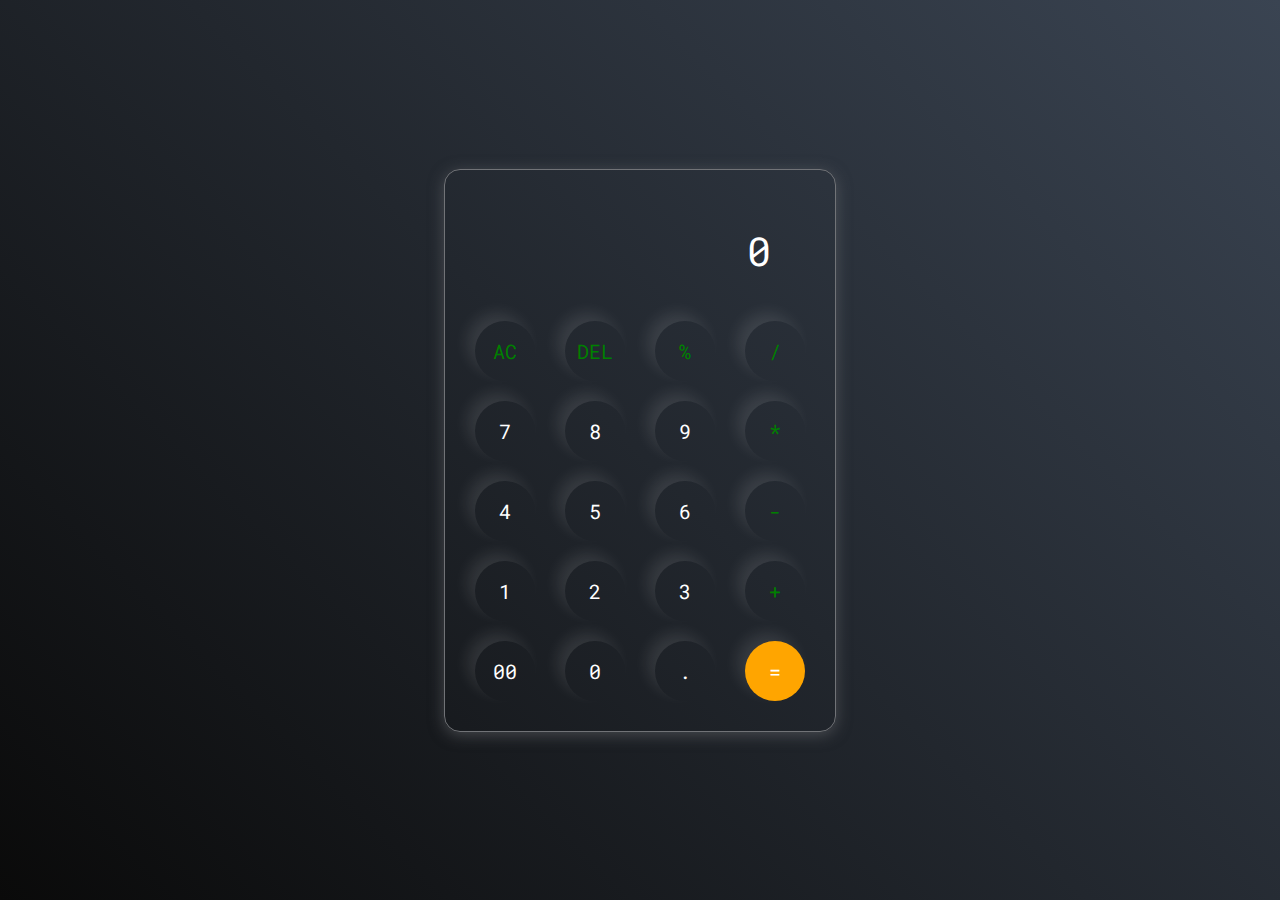
<file: Calculator/index.html>
<!DOCTYPE html>
<html lang="en">
<head>
    <meta charset="UTF-8">
    <meta http-equiv="X-UA-Compatible" content="IE=edge">
    <meta name="viewport" content="width=device-width, initial-scale=1.0">
    <title>calculator</title>
    <link rel="stylesheet" href="../Calculator/style.css">
</head>
<body>


<div>
    <div class="cal">
        <input type="text" placeholder="0" id="inputbox">
    

    <div class="buttons">
        <button class="operator">AC</button>
        <button class="operator">DEL</button>
        <button class="operator">%</button>
        <button class="operator">/</button>
    </div>
    <div class="buttons">
        <button>7</button>
        <button>8</button>
        <button>9</button>
        <button class="operator">*</button>
    </div>
    <div class="buttons">
        <button>4</button>
        <button>5</button>
        <button>6</button>
        <button class="operator">-</button>
    </div>
    <div class="buttons">
        <button>1</button>
        <button>2</button>
        <button>3</button>
        <button class="operator">+</button>
    </div>
    <div class="buttons">
        <button>00</button>
        <button>0</button>
        <button>.</button>
        <button class="equal">=</button>
    </div>
    </div>

</div> 

<script src="../Calculator/JavaScript.js"></script>
</body>
</html>
</file>
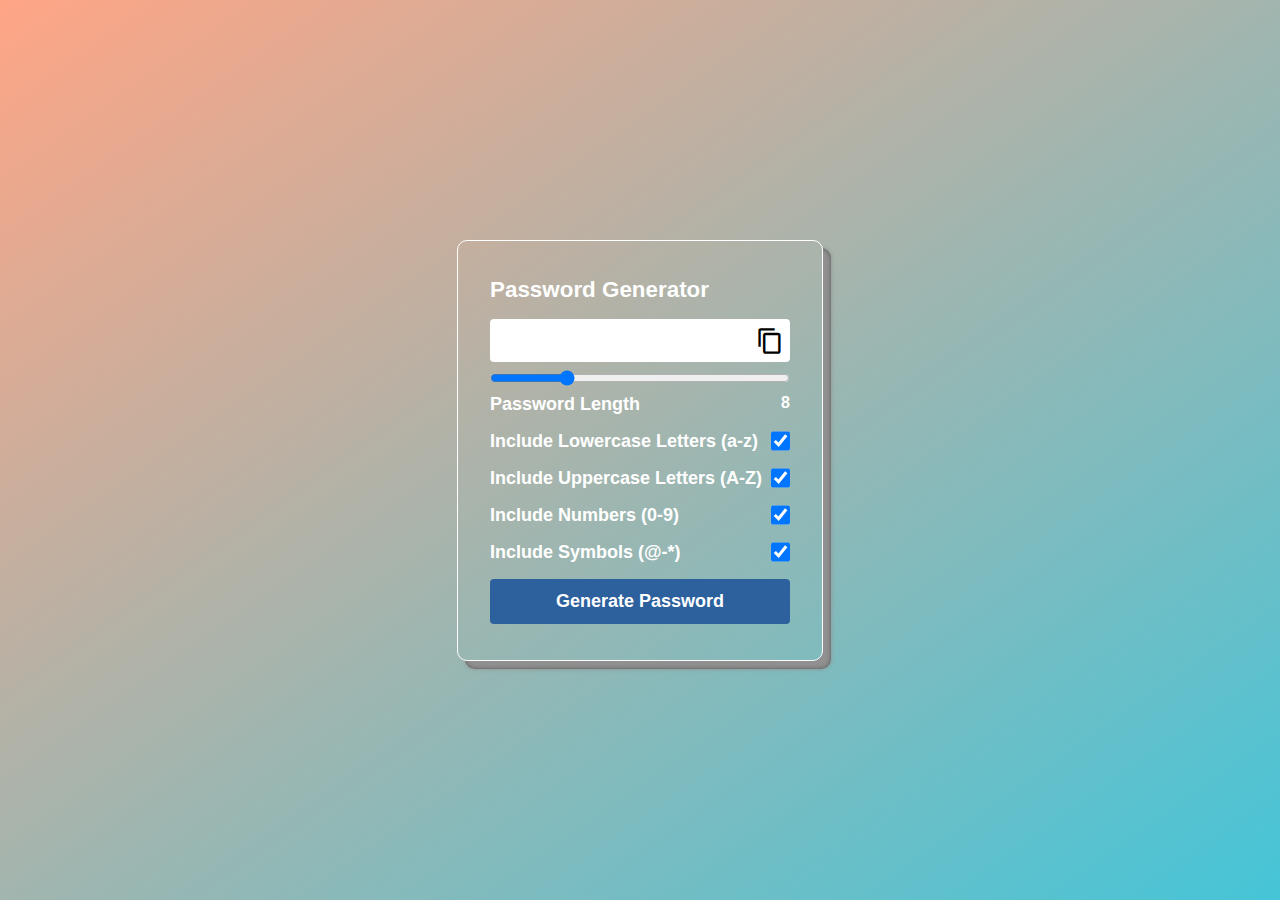
<file: Password Generator/index.html>
<!DOCTYPE html>
<html lang="en">
  <head>
    <meta charset="UTF-8" />
    <meta http-equiv="X-UA-Compatible" content="IE=edge" />
    <meta name="viewport" content="width=device-width, initial-scale=1.0" />
    <link rel="stylesheet" href="style.css" />
    <link
      href="https://fonts.googleapis.com/icon?family=Material+Icons"
      rel="stylesheet"
    />

    <title>Password Generator | JavaScript Project</title>
  </head>
  <body>
    <div class="container">
      <h1>Password Generator</h1>

      <div class="inputBox">
        <input type="text" class="passBox" id="passBox" disabled />
        <span class="material-icons" id="copyIcon">content_copy</span>
      </div>

      <input type="range" min="1" max="30" value="8" id="inputSlider" />

      <div class="row">
        <p>Password Length</p>
        <span id="sliderValue"></span>
      </div>

      <div class="row">
        <label for="lowercase">Include Lowercase Letters (a-z)</label>
        <input type="checkbox" name="lowercase" id="lowercase" checked/>
      </div>

      <div class="row">
        <label for="uppercase">Include Uppercase Letters (A-Z)</label>
        <input type="checkbox" name="uppercase" id="uppercase" checked/>
      </div>

      <div class="row">
        <label for="numbers">Include Numbers (0-9)</label>
        <input type="checkbox" name="numbers" id="numbers" checked/>
      </div>

      <div class="row">
        <label for="symbols">Include Symbols (@-*)</label>
        <input type="checkbox" name="symbols" id="symbols" checked/>
      </div>

      <button type="button" class="genBtn" id="genBtn">
        Generate Password
      </button>
    </div>

    <script src="../Password Generator/Javascript.js"></script>
  </body>
</html>
</file>
<file: Calculator/style.css>
@import url('https://fonts.googleapis.com/css2?family=Roboto+Mono:ital@1&display=swap');

*{
    padding: 0;
    margin: 0;
    box-sizing: border-box;
    font-family: 'Roboto Mono', monospace;;
}

body{
    width: 100%;
    height: 100vh;
    display: flex;
    justify-content: center;
    align-items: center;
    background: linear-gradient(45deg, #0a0a0a, #3a4452);
}

.cal{
    border: 1px solid #717377;
    padding: 20px;
    border-radius: 16px;
    background: transparent;
    box-shadow: 0px 3px 15px rgba(113, 115, 119, 0.5);
}

input{
    width: 320px;
    border: none;
    padding: 24px;
    margin: 10px;
    background: transparent;
    box-shadow: 0px 3px 15px rgbs(84, 84, 84, 0.1);
    font-size: 40px;
    text-align: right;
    cursor: pointer;
    color: #ffffff;
}

input::placeholder{
    color: #ffffff;
}
button{
    border: none;
    width: 60px;
    height: 60px;
    margin: 10px;
    border-radius: 50%;
    background: transparent;
    color: #ffffff;
    font-size: 20px;
    box-shadow: -8px -8px 15px rgba(255, 255, 255, 0.1);
    cursor: pointer;
}
.equal{
    background-color: orange;
}

.operator{
    color: green;
}
</file>
<file: Password Generator/style.css>
*{
    margin: 0;
    padding: 0;
    box-sizing: border-box;
    font-family: sans-serif;
}

body{
    max-width: 100vw;
    min-height: 100vh;
    display: flex;
    justify-content: center;
    align-items: center;
    background: linear-gradient(to right bottom, #ffa585, #45c5d8);
    color: #fff;
    font-weight: 600;
}

.container{
    border: 0.5px solid #fff;
    border-radius: 10px;
    padding: 28px 32px;
    display: flex;
    flex-direction: column;
    background: transparent;
    box-shadow: 8px 8px 4px #909090, 8px 8px 0px #575757;
}

.container h1{
    font-size: 1.4rem;
    margin-block: 8px;
}
.inputBox{
    position: relative;
}

.inputBox span{
    position: absolute;
    top: 16px;
    right: 6px;
    color: #000;
    font-size: 28px;
    cursor: pointer;
    z-index: 2;
}
.passBox{
    background-color: #fff;
    border: none;
    outline: none;
    padding: 10px;
    width: 300px;
    border-radius: 4px;
    font-size: 20px;
    margin-block: 8px;
    text-overflow: ellipsis;
}

.row{
    display: flex;
    margin-block: 8px;
}

.row p, .row label{
    flex-basis: 100%;
    font-size: 18px;
}

.row input[type="checkbox"]{
    width: 20px;
    height: 20px;
}

.genBtn{
    border: none;
    outline: none;
    background-color: #2c619e;
    padding: 12px 24px;
    color: #fff;
    font-size: 18px;
    margin-block: 8px;
    font-weight: 700;
    cursor: pointer;
    border-radius: 4px;
}

.genBtn:hover{
    background-color: #0066ff;
}
</file>
